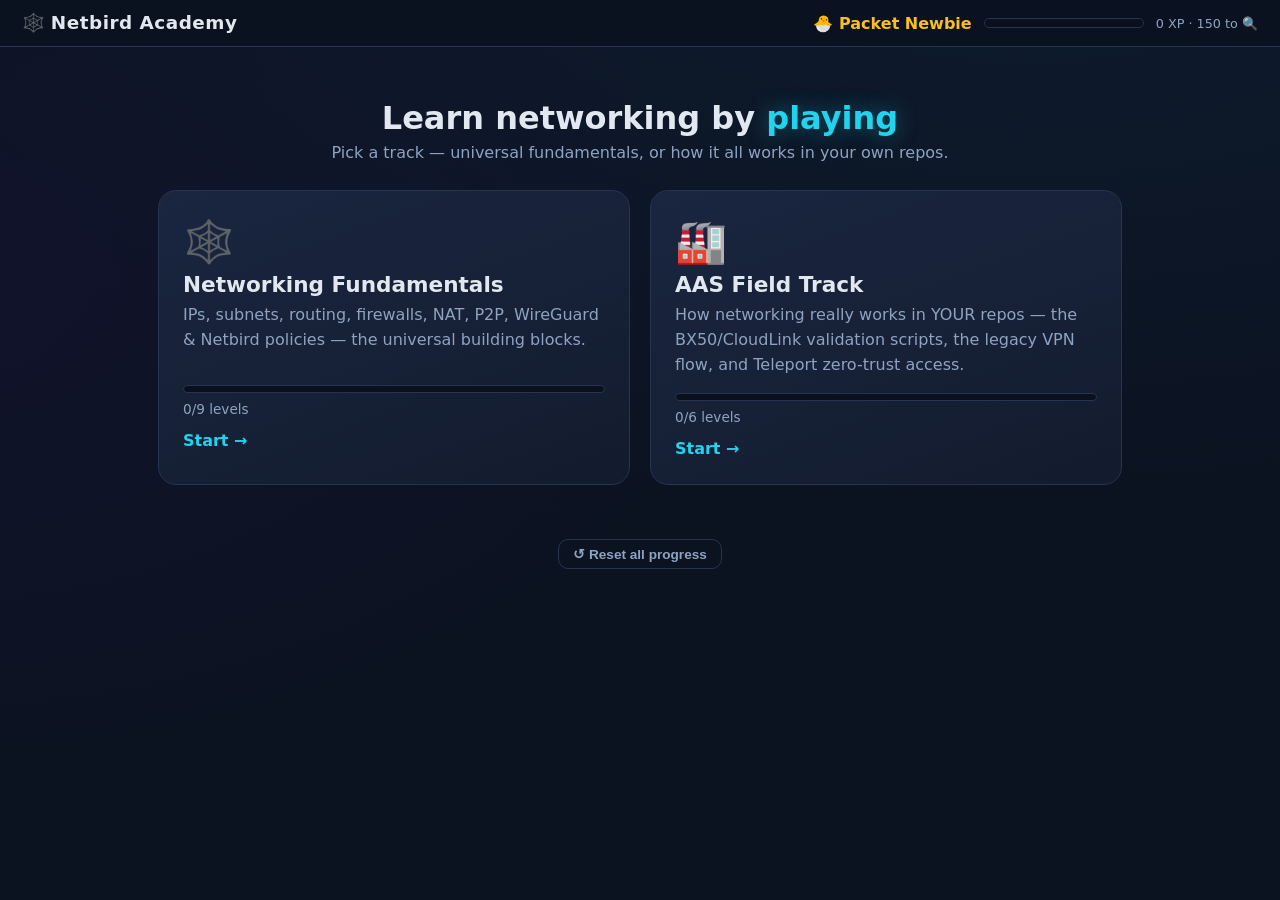
<file: index.html>
<!DOCTYPE html>
<html lang="en">
<head>
  <meta charset="utf-8">
  <meta name="viewport" content="width=device-width, initial-scale=1">
  <title>Netbird Academy — Learn Networking by Playing</title>
  <link rel="icon" href="data:image/svg+xml,<svg xmlns='http://www.w3.org/2000/svg' viewBox='0 0 100 100'><text y='80' font-size='80'>🕸️</text></svg>">
  <link rel="stylesheet" href="style.css">
</head>
<body>
  <header id="topbar"></header>
  <main id="app"></main>
  <script src="data.js"></script>
  <script src="visuals.js"></script>
  <script src="app.js"></script>
</body>
</html>
</file>
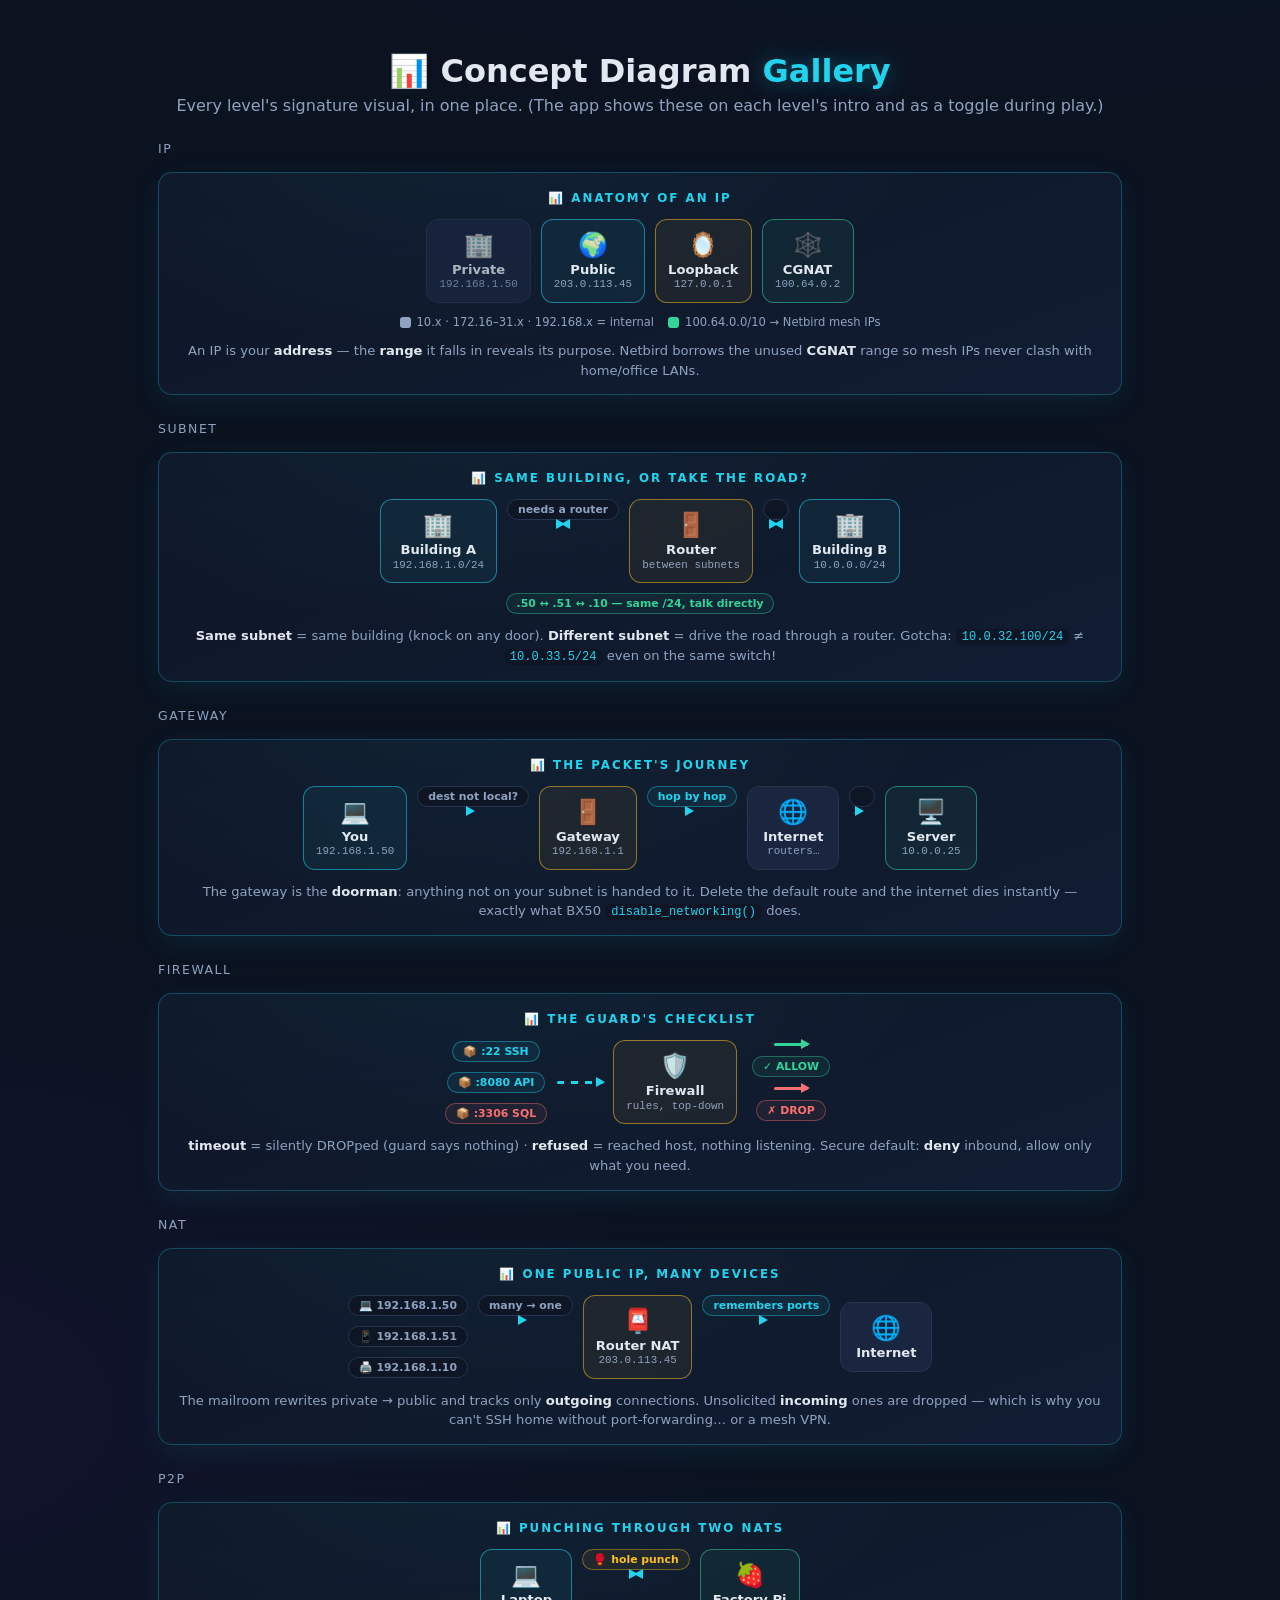
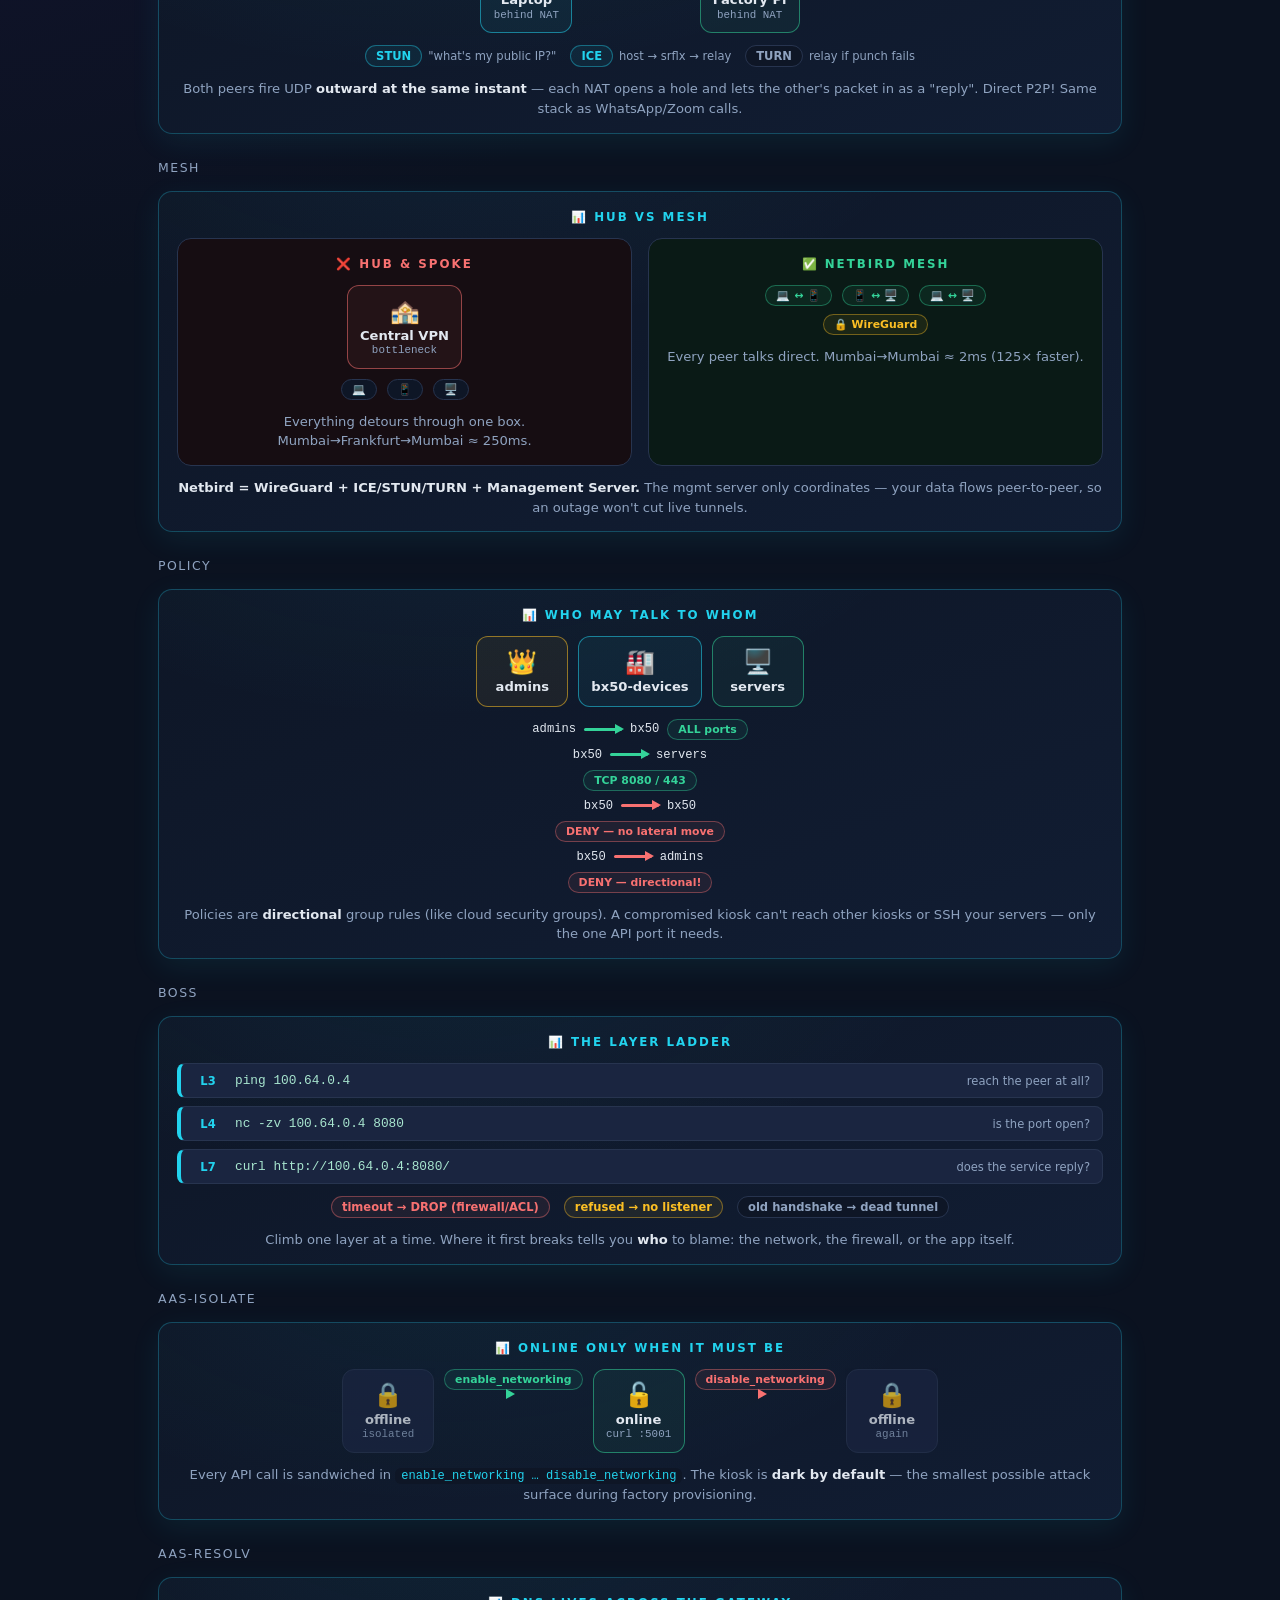
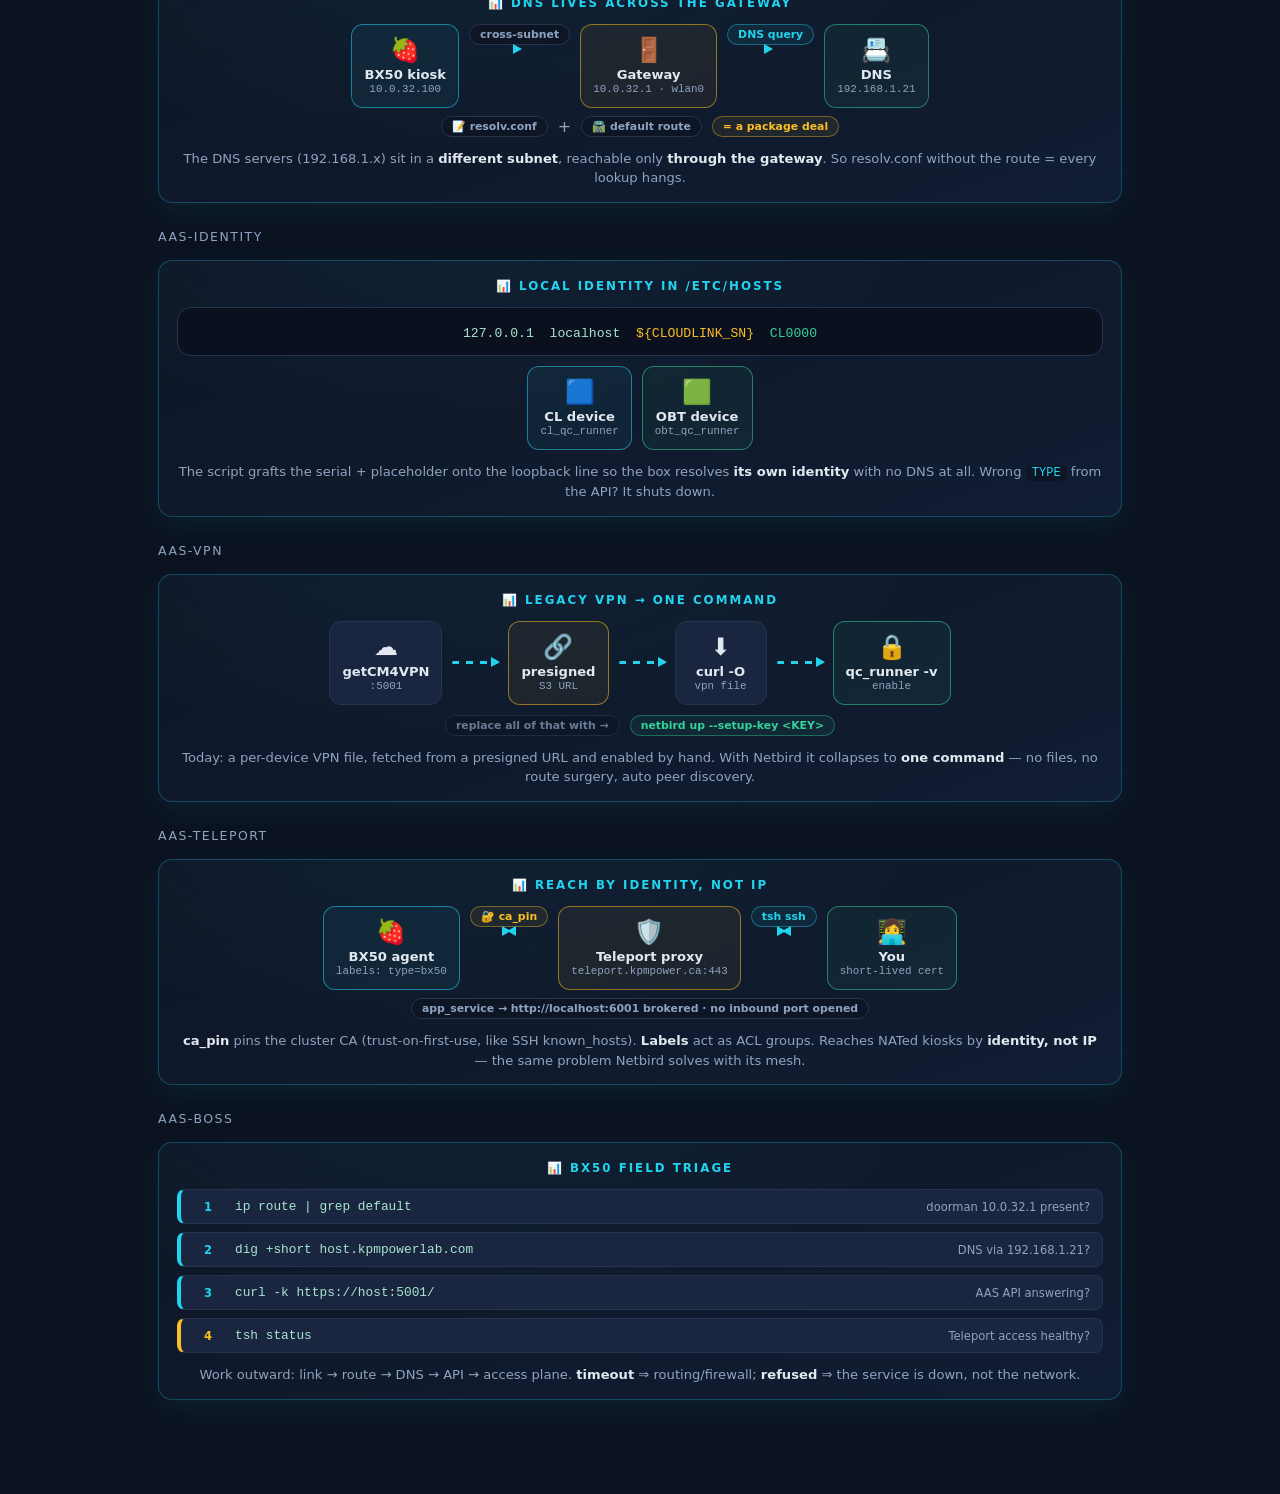
<file: gallery.html>
<!DOCTYPE html>
<html lang="en">
<head>
  <meta charset="utf-8">
  <meta name="viewport" content="width=device-width, initial-scale=1">
  <title>Netbird Academy — Diagram Gallery</title>
  <link rel="icon" href="data:image/svg+xml,<svg xmlns='http://www.w3.org/2000/svg' viewBox='0 0 100 100'><text y='80' font-size='80'>📊</text></svg>">
  <link rel="stylesheet" href="style.css">
</head>
<body>
  <main id="app" style="max-width:1000px;margin:0 auto;padding:24px 18px 80px">
    <section class="hero">
      <h1>📊 Concept Diagram <span class="glow">Gallery</span></h1>
      <p>Every level's signature visual, in one place. (The app shows these on each level's intro and as a toggle during play.)</p>
    </section>
    <div id="g"></div>
  </main>
  <script src="visuals.js"></script>
  <script>
    const g = document.getElementById('g');
    for (const id in VISUALS) {
      const v = VISUALS[id];
      const sec = document.createElement('section');
      sec.innerHTML =
        '<div class="crumb" style="margin-top:26px">' + id + '</div>' +
        '<div class="diagram hero"><div class="dg-title">📊 ' + v.t + '</div>' + v.html + '</div>';
      g.appendChild(sec);
    }
  </script>
</body>
</html>
</file>
<file: style.css>
/* ============ Netbird Academy — theme ============ */
:root {
  --bg: #0b1220;
  --panel: #131c2e;
  --panel2: #1a2540;
  --border: #27344f;
  --text: #e2e8f0;
  --muted: #8fa3c0;
  --accent: #22d3ee;
  --good: #34d399;
  --bad: #f87171;
  --gold: #fbbf24;
  --radius: 14px;
}

* { box-sizing: border-box; }
html, body { margin: 0; padding: 0; }
body {
  background:
    radial-gradient(1200px 600px at 80% -10%, #14304a55, transparent),
    radial-gradient(900px 500px at -10% 30%, #1b163f66, transparent),
    var(--bg);
  color: var(--text);
  font-family: 'Segoe UI', system-ui, -apple-system, sans-serif;
  min-height: 100vh;
}

code, pre { font-family: 'Cascadia Code', 'Fira Code', Consolas, monospace; }
code { background: #0e1626; padding: 1px 6px; border-radius: 6px; color: var(--accent); font-size: .92em; }
pre {
  background: #0a101d;
  border: 1px solid var(--border);
  border-radius: 10px;
  padding: 12px 14px;
  overflow-x: auto;
  font-size: .85rem;
  line-height: 1.5;
  color: #a8e6cf;
}

/* ---------- topbar ---------- */
#topbar {
  position: sticky; top: 0; z-index: 10;
  display: flex; align-items: center; justify-content: space-between;
  gap: 16px; flex-wrap: wrap;
  padding: 12px 22px;
  background: #0b1220ee;
  backdrop-filter: blur(8px);
  border-bottom: 1px solid var(--border);
}
.brand { font-size: 1.15rem; cursor: pointer; user-select: none; }
.brand b { letter-spacing: .5px; }
.rankbox { display: flex; align-items: center; gap: 12px; flex-wrap: wrap; }
.rank { font-weight: 600; color: var(--gold); white-space: nowrap; }
.xpbar {
  width: 160px; height: 10px; border-radius: 6px;
  background: #0a101d; border: 1px solid var(--border); overflow: hidden;
}
.xpfill {
  height: 100%; border-radius: 6px;
  background: linear-gradient(90deg, var(--accent), var(--good));
  transition: width .5s ease;
}
.xptext { font-size: .8rem; color: var(--muted); white-space: nowrap; }

.xp-float {
  position: absolute; right: 30px; top: 46px;
  color: var(--good); font-weight: 700; font-size: 1rem;
  animation: floatUp 1.2s ease forwards; pointer-events: none;
}
@keyframes floatUp { from { opacity: 1; transform: translateY(0); } to { opacity: 0; transform: translateY(-28px); } }

/* ---------- layout ---------- */
#app { max-width: 1000px; margin: 0 auto; padding: 24px 18px 80px; }

.hero { text-align: center; margin: 28px 0 8px; }
.hero h1 { font-size: 2rem; margin: 0 0 6px; }
.hero p { color: var(--muted); margin: 0; }
.glow { color: var(--accent); text-shadow: 0 0 22px #22d3ee66; }

/* ---------- track selector ---------- */
.trackmap {
  display: grid; gap: 20px; margin-top: 28px;
  grid-template-columns: repeat(auto-fit, minmax(320px, 1fr));
}
.trackcard {
  background: linear-gradient(160deg, var(--panel2), var(--panel));
  border: 1px solid var(--border);
  border-radius: 18px;
  padding: 26px 24px;
  cursor: pointer;
  transition: transform .15s, border-color .15s, box-shadow .15s;
}
.trackcard:hover {
  transform: translateY(-4px);
  border-color: var(--accent);
  box-shadow: 0 12px 32px #22d3ee22;
}
.trackcard.done { border-color: #34d39966; }
.tk-icon { font-size: 2.6rem; }
.tk-name { font-size: 1.35rem; font-weight: 700; margin: 6px 0; }
.tk-blurb { color: var(--muted); line-height: 1.55; min-height: 66px; }
.tk-bar {
  height: 8px; border-radius: 6px; background: #0a101d;
  border: 1px solid var(--border); overflow: hidden; margin: 16px 0 8px;
}
.tk-fill { height: 100%; background: linear-gradient(90deg, var(--accent), var(--good)); transition: width .5s; }
.tk-prog { font-size: .85rem; color: var(--muted); }
.tk-go { margin-top: 14px; color: var(--accent); font-weight: 700; }

/* ---------- track header ---------- */
.track-head { display: flex; align-items: center; gap: 16px; margin-top: 22px; flex-wrap: wrap; }
.track-title { margin: 0; }

/* ---------- level map ---------- */
.levelmap {
  display: grid; gap: 16px; margin-top: 28px;
  grid-template-columns: repeat(auto-fill, minmax(280px, 1fr));
}
.levelcard {
  background: var(--panel);
  border: 1px solid var(--border);
  border-radius: var(--radius);
  padding: 18px;
  cursor: pointer;
  transition: transform .15s, border-color .15s, box-shadow .15s;
  position: relative;
}
.levelcard:hover:not(.locked) {
  transform: translateY(-3px);
  border-color: var(--accent);
  box-shadow: 0 8px 24px #22d3ee22;
}
.levelcard.locked { opacity: .45; cursor: not-allowed; filter: grayscale(.6); }
.levelcard.done { border-color: #34d39966; }
.lv-num { font-size: .72rem; letter-spacing: 2px; color: var(--muted); }
.lv-icon { font-size: 2rem; margin: 6px 0; }
.lv-title { font-weight: 600; margin-bottom: 8px; line-height: 1.35; }
.lv-stars { color: var(--gold); font-size: .95rem; }
.lv-badge {
  margin-top: 8px; font-size: .78rem; color: var(--good);
  background: #34d39915; border: 1px solid #34d39940;
  display: inline-block; padding: 2px 10px; border-radius: 20px;
}

.certbtn-wrap { text-align: center; margin-top: 26px; }
.home-foot { text-align: center; margin-top: 40px; }

/* ---------- panels ---------- */
.panel {
  background: var(--panel);
  border: 1px solid var(--border);
  border-radius: var(--radius);
  padding: 26px;
  margin-top: 20px;
}
.crumb { font-size: .78rem; letter-spacing: 1.5px; text-transform: uppercase; color: var(--muted); margin-bottom: 8px; }
.level-h, .stage-h { margin: 0 0 14px; }
.instructions { color: var(--muted); line-height: 1.5; }

.lesson-card {
  background: var(--panel2);
  border: 1px solid var(--border);
  border-radius: 12px;
  padding: 16px 20px;
  margin: 14px 0;
  line-height: 1.6;
}
.lesson-card h3 { margin-top: 4px; color: var(--accent); }
.lesson-card table { border-collapse: collapse; width: 100%; margin: 10px 0; font-size: .9rem; }
.lesson-card th, .lesson-card td { border: 1px solid var(--border); padding: 7px 10px; text-align: left; }
.lesson-card th { background: #0e1626; color: var(--accent); }
.replay-note { color: var(--gold); }
.bonus-note {
  color: var(--gold);
  background: #fbbf2410; border: 1px solid #fbbf2440;
  border-radius: 10px; padding: 8px 14px; display: inline-block;
}

/* ---------- bonus round ---------- */
.bonus-panel {
  border-color: #fbbf2466;
  box-shadow: 0 0 0 1px #fbbf2422, 0 8px 30px #fbbf2410;
}
.bonus-banner {
  display: inline-block;
  background: linear-gradient(135deg, #d97706, #fbbf24);
  color: #1a1206; font-weight: 800; letter-spacing: 1.5px;
  padding: 6px 16px; border-radius: 20px; font-size: .82rem;
  margin-bottom: 10px;
  box-shadow: 0 4px 14px #fbbf2433;
  animation: shimmer 2.4s ease-in-out infinite;
}
@keyframes shimmer { 0%,100% { filter: brightness(1); } 50% { filter: brightness(1.18); } }

/* ---------- buttons ---------- */
.btn {
  background: linear-gradient(135deg, #0ea5b7, #0284c7);
  color: #fff; border: 0; border-radius: 10px;
  padding: 10px 22px; font-size: 1rem; font-weight: 600;
  cursor: pointer; transition: transform .12s, filter .12s;
  margin-top: 14px;
}
.btn:hover { transform: translateY(-2px); filter: brightness(1.15); }
.btn.big { padding: 13px 30px; font-size: 1.08rem; }
.btn.small { padding: 6px 14px; font-size: .85rem; }
.btn.ghost { background: transparent; border: 1px solid var(--border); color: var(--muted); }
.btn.ghost:hover { border-color: var(--accent); color: var(--text); }
.btn.gold { background: linear-gradient(135deg, #d97706, #fbbf24); color: #1a1206; }
.btnrow { display: flex; gap: 12px; flex-wrap: wrap; margin-top: 10px; }
.btnrow.center { justify-content: center; }

/* ---------- arena common ---------- */
.arena { margin-top: 18px; }
.feedback {
  min-height: 28px; margin: 14px 0; padding: 10px 14px;
  border-radius: 10px; font-size: .95rem; line-height: 1.45;
}
.feedback:empty { padding: 0; }
.feedback.good { background: #34d39912; border: 1px solid #34d39950; color: #b9f3dd; }
.feedback.bad { background: #f8717112; border: 1px solid #f8717150; color: #ffd2d2; }

.shake { animation: shake .35s; }
@keyframes shake {
  0%,100% { transform: translateX(0); }
  20% { transform: translateX(-7px); } 40% { transform: translateX(7px); }
  60% { transform: translateX(-5px); } 80% { transform: translateX(5px); }
}
.pop { animation: pop .3s ease; }
@keyframes pop { from { transform: scale(.92); opacity: 0; } to { transform: scale(1); opacity: 1; } }
.flash-good { box-shadow: 0 0 0 2px var(--good) !important; }

/* ---------- chips & pool ---------- */
.pool { display: flex; flex-wrap: wrap; gap: 10px; margin-top: 10px; }
.pool-label { color: var(--muted); margin: 16px 0 0; }
.chip {
  background: var(--panel2);
  border: 1px solid #3b4d75;
  border-radius: 10px;
  padding: 9px 16px;
  cursor: grab;
  font-family: 'Cascadia Code', Consolas, monospace;
  font-size: .92rem;
  user-select: none;
  transition: border-color .12s, transform .12s;
}
.chip:hover { border-color: var(--accent); transform: translateY(-2px); }
.chip.selected { border-color: var(--accent); box-shadow: 0 0 0 2px #22d3ee55; }
.chip.placed { cursor: default; border-color: #34d39960; background: #34d39912; transform: none; font-size: .8rem; padding: 5px 10px; }
.chip.wide { flex: 1 1 100%; cursor: pointer; line-height: 1.4; }

/* ---------- bins ---------- */
.bins-row { display: grid; gap: 12px; grid-template-columns: repeat(auto-fit, minmax(180px, 1fr)); }
.bin {
  background: #0e1626;
  border: 2px dashed var(--border);
  border-radius: 12px;
  min-height: 110px;
  padding: 10px;
  transition: border-color .15s, background .15s;
  cursor: pointer;
}
.bin.over { border-color: var(--accent); background: #22d3ee0d; }
.bin-label { font-weight: 600; font-size: .9rem; margin-bottom: 8px; }
.bin-items { display: flex; flex-wrap: wrap; gap: 6px; }

/* ---------- fill (complete the command/config) ---------- */
.fill-template {
  background: #0a101d;
  border: 1px solid var(--border);
  border-radius: 10px;
  padding: 16px 18px;
  font-family: 'Cascadia Code', 'Fira Code', Consolas, monospace;
  font-size: .9rem;
  line-height: 2.1;
  white-space: pre-wrap;
  color: #a8e6cf;
  overflow-x: auto;
}
.blank {
  display: inline-block;
  min-width: 56px;
  padding: 2px 12px;
  margin: 0 2px;
  text-align: center;
  color: var(--muted);
  background: #131c2e;
  border: 1px dashed var(--accent);
  border-radius: 6px;
  cursor: pointer;
  vertical-align: baseline;
  transition: background .12s, border-color .12s;
}
.blank:hover:not(.filled) { background: #22d3ee18; }
.blank.over { background: #22d3ee2e; border-style: solid; }
.blank.filled {
  color: var(--text);
  background: #34d39914;
  border: 1px solid #34d39966;
  cursor: default;
}

/* ---------- order ---------- */
.slots { display: flex; flex-direction: column; gap: 8px; }
.slot {
  display: flex; gap: 12px; align-items: center;
  background: #0e1626;
  border: 2px dashed var(--border);
  border-radius: 10px;
  padding: 10px 14px;
  min-height: 46px;
  color: var(--muted);
  transition: border-color .15s;
}
.slot.active { border-color: var(--accent); color: var(--text); box-shadow: 0 0 14px #22d3ee22; }
.slot.over { background: #22d3ee0d; }
.slot.filled { border-style: solid; border-color: #34d39955; color: var(--text); }
.slot-num {
  flex: 0 0 28px; height: 28px; border-radius: 50%;
  background: var(--panel2); border: 1px solid var(--border);
  display: flex; align-items: center; justify-content: center;
  font-weight: 700; font-size: .85rem;
}
.slot.filled .slot-num { background: #34d39922; border-color: #34d39966; color: var(--good); }
.slot-text { line-height: 1.4; }
.slot-text small { display: block; color: var(--muted); margin-top: 3px; }

/* ---------- match ---------- */
.match-grid { display: grid; grid-template-columns: 1fr 1.6fr; gap: 12px; }
.match-col { display: flex; flex-direction: column; gap: 10px; }
.mcard {
  background: var(--panel2);
  border: 1px solid #3b4d75;
  border-radius: 10px;
  padding: 12px 14px;
  cursor: pointer;
  line-height: 1.4;
  font-size: .93rem;
  transition: border-color .12s, transform .12s;
  user-select: none;
}
.mcard.left { font-weight: 700; display: flex; align-items: center; }
.mcard:hover:not(.done) { border-color: var(--accent); transform: translateY(-1px); }
.mcard.selected { border-color: var(--accent); box-shadow: 0 0 0 2px #22d3ee55; }
.mcard.done { border-color: #34d39960; background: #34d39910; cursor: default; opacity: .85; }
@media (max-width: 640px) { .match-grid { grid-template-columns: 1fr; } }

/* ---------- quiz ---------- */
.quiz-progress { font-size: .8rem; color: var(--muted); letter-spacing: 1px; margin-bottom: 10px; }
.context { white-space: pre-wrap; }
.question { font-size: 1.12rem; font-weight: 600; line-height: 1.5; margin: 14px 0; }
.choices { display: flex; flex-direction: column; gap: 10px; }
.choice {
  text-align: left;
  background: var(--panel2);
  border: 1px solid #3b4d75;
  color: var(--text);
  border-radius: 10px;
  padding: 12px 16px;
  font-size: .97rem;
  cursor: pointer;
  line-height: 1.45;
  transition: border-color .12s, transform .12s;
}
.choice:hover:not(:disabled) { border-color: var(--accent); transform: translateX(4px); }
.choice.correct { border-color: var(--good); background: #34d39918; }
.choice.wrong { border-color: var(--bad); background: #f8717115; opacity: .7; }
.choice:disabled { cursor: default; }

/* ---------- summaries / completion ---------- */
.stage-summary {
  margin-top: 22px; text-align: center;
  background: var(--panel2);
  border: 1px solid var(--border);
  border-radius: 12px; padding: 22px;
}
.sum-emoji { font-size: 2.4rem; }
.sum-title { font-size: 1.2rem; font-weight: 700; margin: 6px 0; }
.sum-detail { color: var(--muted); }

.panel.complete { text-align: center; }
.confetti { font-size: 3rem; animation: bounce 1s infinite alternate; }
@keyframes bounce { from { transform: translateY(0); } to { transform: translateY(-10px); } }
.big-stars { font-size: 2.4rem; color: var(--gold); letter-spacing: 8px; margin: 8px 0; }
.earned-badge { font-size: 1.05rem; margin: 10px 0; color: var(--good); }

/* ---------- certificate ---------- */
.panel.cert { text-align: center; }
.cert-inner {
  border: 2px solid var(--gold);
  border-radius: 16px;
  padding: 36px 22px;
  background:
    radial-gradient(600px 300px at 50% -20%, #fbbf2415, transparent),
    #0e1626;
}
.cert-crown { font-size: 3.4rem; }
.cert-inner h1 { letter-spacing: 8px; color: var(--gold); margin: 8px 0 2px; }
.cert-sub { color: var(--muted); letter-spacing: 2px; text-transform: uppercase; font-size: .8rem; }
.cert-stars { color: var(--gold); margin: 12px 0; }
.cert-stars span { color: var(--muted); font-size: .85rem; }
.cert-badges { font-size: 1.7rem; letter-spacing: 10px; margin: 10px 0; }
.cert-formula { color: var(--accent); font-weight: 600; }
.cert-motto { color: var(--muted); font-style: italic; }

/* =====================================================================
   DIAGRAMS — visual concept illustrations (HTML/CSS/SVG)
   ===================================================================== */
.diagram {
  background:
    radial-gradient(500px 240px at 30% -30%, #22d3ee10, transparent),
    linear-gradient(160deg, #0e1626, #111d33);
  border: 1px solid var(--border);
  border-radius: 14px;
  padding: 18px 18px 14px;
  margin: 16px 0;
  overflow: hidden;
}
.diagram.hero { border-color: #22d3ee44; box-shadow: 0 8px 30px #22d3ee14; }
.dg-title {
  font-size: .74rem; letter-spacing: 2px; text-transform: uppercase;
  color: var(--accent); margin-bottom: 14px; font-weight: 700;
}
.dg-cap { margin-top: 12px; font-size: .82rem; color: var(--muted); line-height: 1.5; text-align: center; }
.dg-cap b { color: var(--text); }

/* layout helpers */
.dg-flow { display: flex; align-items: center; justify-content: center; gap: 10px; flex-wrap: wrap; }
.dg-col { display: flex; flex-direction: column; align-items: center; gap: 10px; }
.dg-split { display: flex; gap: 16px; flex-wrap: wrap; justify-content: center; }
.dg-split > * { flex: 1 1 200px; }
.dg-stack { display: flex; flex-direction: column; gap: 8px; }

/* nodes */
.dg-node {
  position: relative;
  background: #1a2540;
  border: 1.5px solid var(--border);
  border-radius: 12px;
  padding: 10px 12px;
  min-width: 92px;
  text-align: center;
  line-height: 1.25;
}
.dg-node .ni { font-size: 1.5rem; display: block; }
.dg-node .nl { font-weight: 700; font-size: .82rem; display: block; margin-top: 2px; }
.dg-node .ns { font-size: .68rem; color: var(--muted); display: block; font-family: 'Cascadia Code', monospace; }
.dg-node.is-good   { border-color: #34d39988; background: #34d3990f; }
.dg-node.is-bad    { border-color: #f8717188; background: #f871710f; }
.dg-node.is-accent { border-color: #22d3ee88; background: #22d3ee0f; }
.dg-node.is-gold   { border-color: #fbbf2488; background: #fbbf240f; }
.dg-node.is-muted  { border-color: var(--border); opacity: .75; }
.dg-node.pulse { animation: dgpulse 2s ease-in-out infinite; }

/* pills / chips */
.dg-pill {
  display: inline-block; padding: 3px 10px; border-radius: 20px;
  font-size: .68rem; font-weight: 700; white-space: nowrap;
  border: 1px solid var(--border); background: #0e1626; color: var(--muted);
}
.dg-pill.good { color: var(--good); border-color: #34d39966; background: #34d39912; }
.dg-pill.bad  { color: var(--bad);  border-color: #f8717166; background: #f8717112; }
.dg-pill.acc  { color: var(--accent); border-color: #22d3ee66; background: #22d3ee12; }
.dg-pill.gold { color: var(--gold); border-color: #fbbf2466; background: #fbbf2412; }

/* arrows */
.dg-arrow {
  position: relative; flex: 0 0 46px; height: 3px; align-self: center;
  background: var(--accent); border-radius: 2px;
}
.dg-arrow::after {
  content: ''; position: absolute; right: -2px; top: -4px;
  border-left: 9px solid var(--accent);
  border-top: 5.5px solid transparent; border-bottom: 5.5px solid transparent;
}
.dg-arrow.flow {
  background-color: transparent;
  background-image: repeating-linear-gradient(90deg, var(--accent) 0 7px, transparent 7px 14px);
  background-size: 14px 3px; background-repeat: repeat-x;
  animation: dgdash .55s linear infinite;
}
.dg-arrow.good { background-color: var(--good); }
.dg-arrow.good::after { border-left-color: var(--good); }
.dg-arrow.good.flow { background-color: transparent; background-image: repeating-linear-gradient(90deg, var(--good) 0 7px, transparent 7px 14px); }
.dg-arrow.bad  { background-color: var(--bad); }
.dg-arrow.bad::after { border-left-color: var(--bad); }
.dg-arrow.bad.flow { background-color: transparent; background-image: repeating-linear-gradient(90deg, var(--bad) 0 7px, transparent 7px 14px); }
.dg-arrow.muted { background-color: var(--muted); opacity: .5; }
.dg-arrow.muted::after { border-left-color: var(--muted); }
.dg-arrow.two::before {
  content: ''; position: absolute; left: -2px; top: -4px;
  border-right: 9px solid currentColor;
  border-top: 5.5px solid transparent; border-bottom: 5.5px solid transparent;
}
.dg-arrow.two { color: var(--accent); }
.dg-arrow.two.good { color: var(--good); }

/* vertical arrow */
.dg-down { width: 3px; height: 34px; background: var(--accent); position: relative; margin: 2px auto; border-radius: 2px; }
.dg-down::after {
  content: ''; position: absolute; bottom: -2px; left: -4px;
  border-top: 9px solid var(--accent);
  border-left: 5.5px solid transparent; border-right: 5.5px solid transparent;
}
.dg-down.flow {
  background-color: transparent;
  background-image: repeating-linear-gradient(180deg, var(--accent) 0 7px, transparent 7px 14px);
  background-size: 3px 14px; animation: dgdashv .55s linear infinite;
}
.dg-down.good { background-color: var(--good); }
.dg-down.good::after { border-top-color: var(--good); }

/* labelled connector (pill sitting on an arrow) */
.dg-link { display: flex; flex-direction: column; align-items: center; gap: 3px; flex: 0 0 auto; }
.dg-link .dg-arrow { flex-basis: 60px; }

/* legend */
.dg-legend { display: flex; flex-wrap: wrap; gap: 8px 14px; justify-content: center; margin-top: 12px; }
.dg-legend span { font-size: .72rem; color: var(--muted); display: flex; align-items: center; gap: 6px; }
.dg-dot { width: 11px; height: 11px; border-radius: 3px; display: inline-block; }

/* matrix / grid (policies) */
.dg-grid { display: grid; gap: 8px; justify-content: center; }
.dg-rule { display: flex; align-items: center; gap: 8px; font-size: .76rem; flex-wrap: wrap; justify-content: center; }
.dg-rule .tag { font-family: 'Cascadia Code', monospace; }

/* ladder (boss levels) */
.dg-ladder { display: flex; flex-direction: column; gap: 8px; }
.dg-rung {
  display: flex; align-items: center; gap: 12px;
  background: #1a2540; border: 1px solid var(--border);
  border-left: 4px solid var(--accent); border-radius: 8px; padding: 9px 12px;
}
.dg-rung .lv { font-weight: 800; color: var(--accent); font-size: .72rem; flex: 0 0 30px; }
.dg-rung .cmd { font-family: 'Cascadia Code', monospace; font-size: .8rem; color: #a8e6cf; }
.dg-rung .q { font-size: .72rem; color: var(--muted); margin-left: auto; }
.dg-rung.g { border-left-color: var(--good); } .dg-rung.g .lv { color: var(--good); }
.dg-rung.a { border-left-color: var(--gold); } .dg-rung.a .lv { color: var(--gold); }

/* mini gate / timeline */
.dg-gate { font-size: 1.6rem; }

/* collapsible diagram on stage screens */
.dg-toggle {
  background: #131c2e; border: 1px solid var(--border); color: var(--accent);
  border-radius: 10px; padding: 8px 14px; font-size: .85rem; font-weight: 600;
  cursor: pointer; margin: 4px 0 2px;
}
.dg-toggle:hover { border-color: var(--accent); }

/* animations */
@keyframes dgdash  { to { background-position: 14px 0; } }
@keyframes dgdashv { to { background-position: 0 14px; } }
@keyframes dgpulse { 0%,100% { box-shadow: 0 0 0 0 #22d3ee00; } 50% { box-shadow: 0 0 0 4px #22d3ee22; } }
@keyframes dgfloat { 0%,100% { transform: translateY(0); } 50% { transform: translateY(-4px); } }
.dg-float { animation: dgfloat 2.4s ease-in-out infinite; }

@media (max-width: 560px) {
  .dg-arrow, .dg-link .dg-arrow { flex-basis: 30px; }
  .dg-node { min-width: 78px; padding: 8px 9px; }
}
</file>
